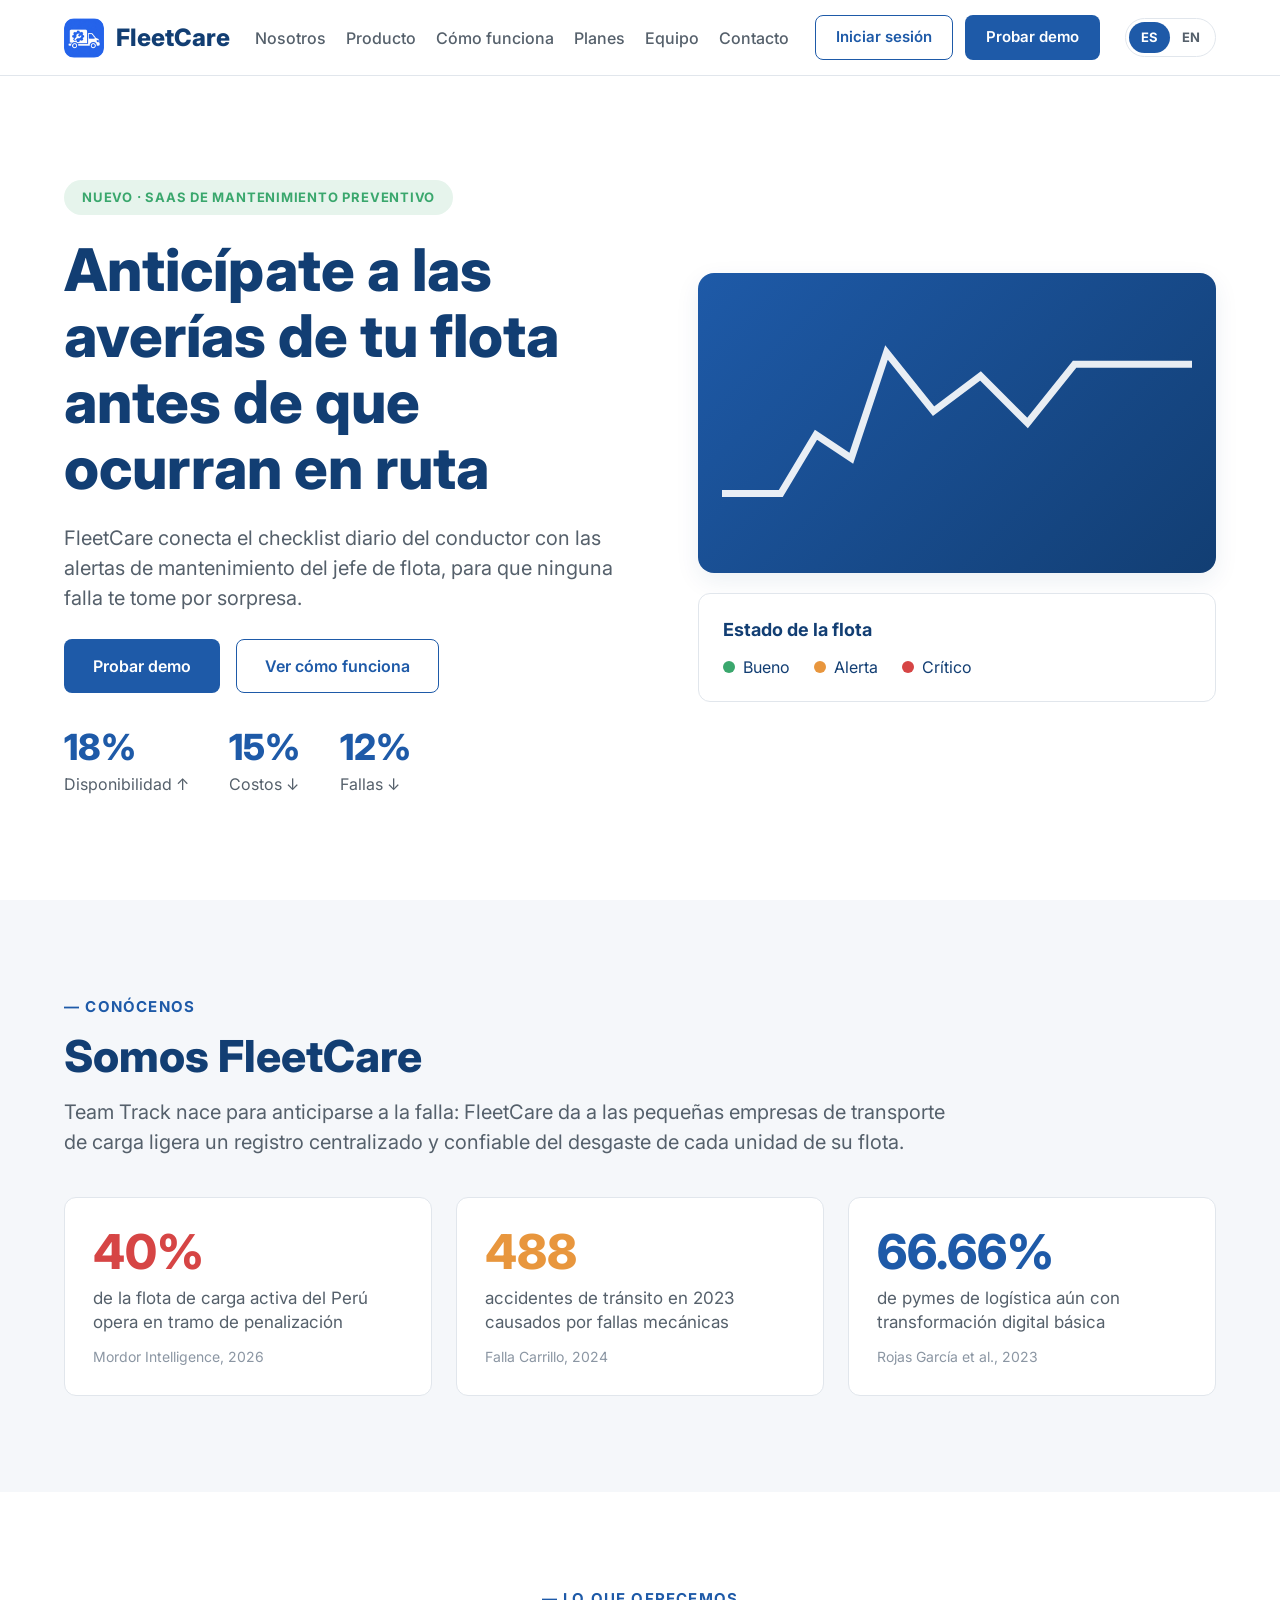
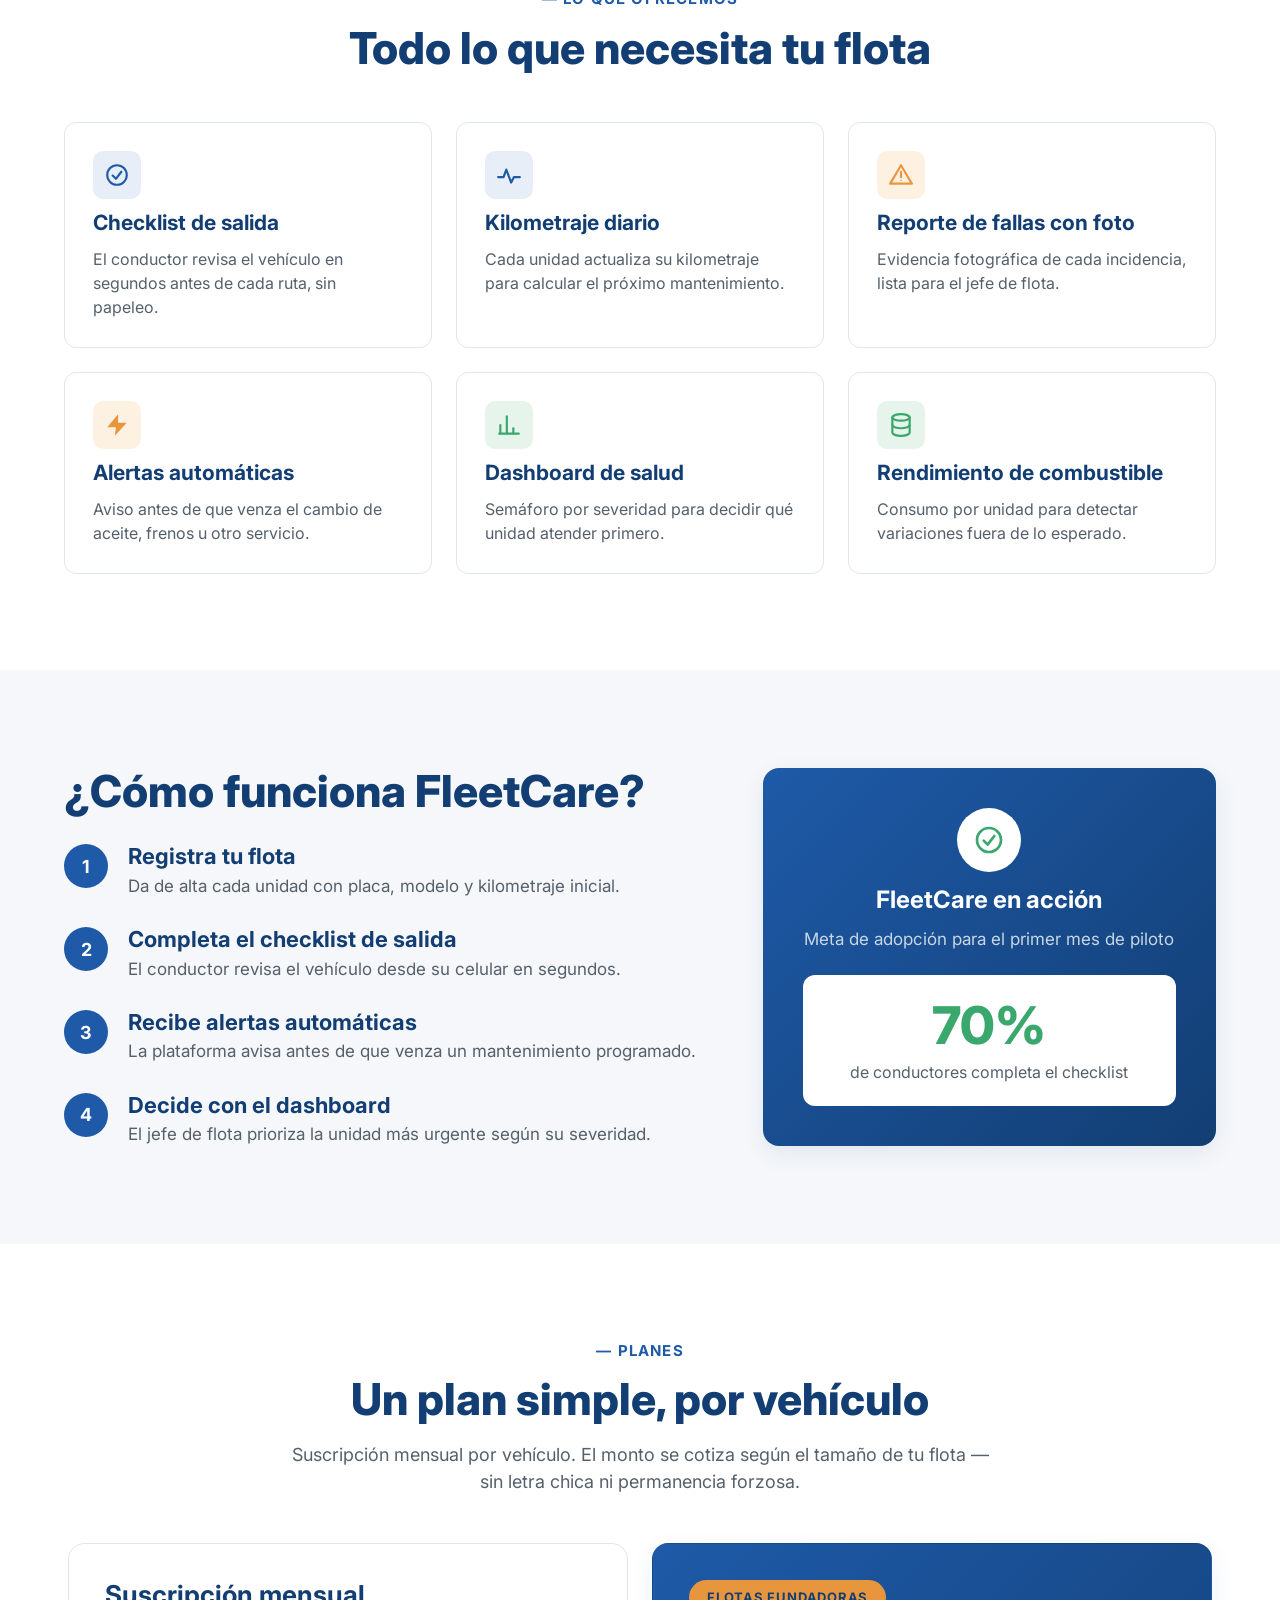
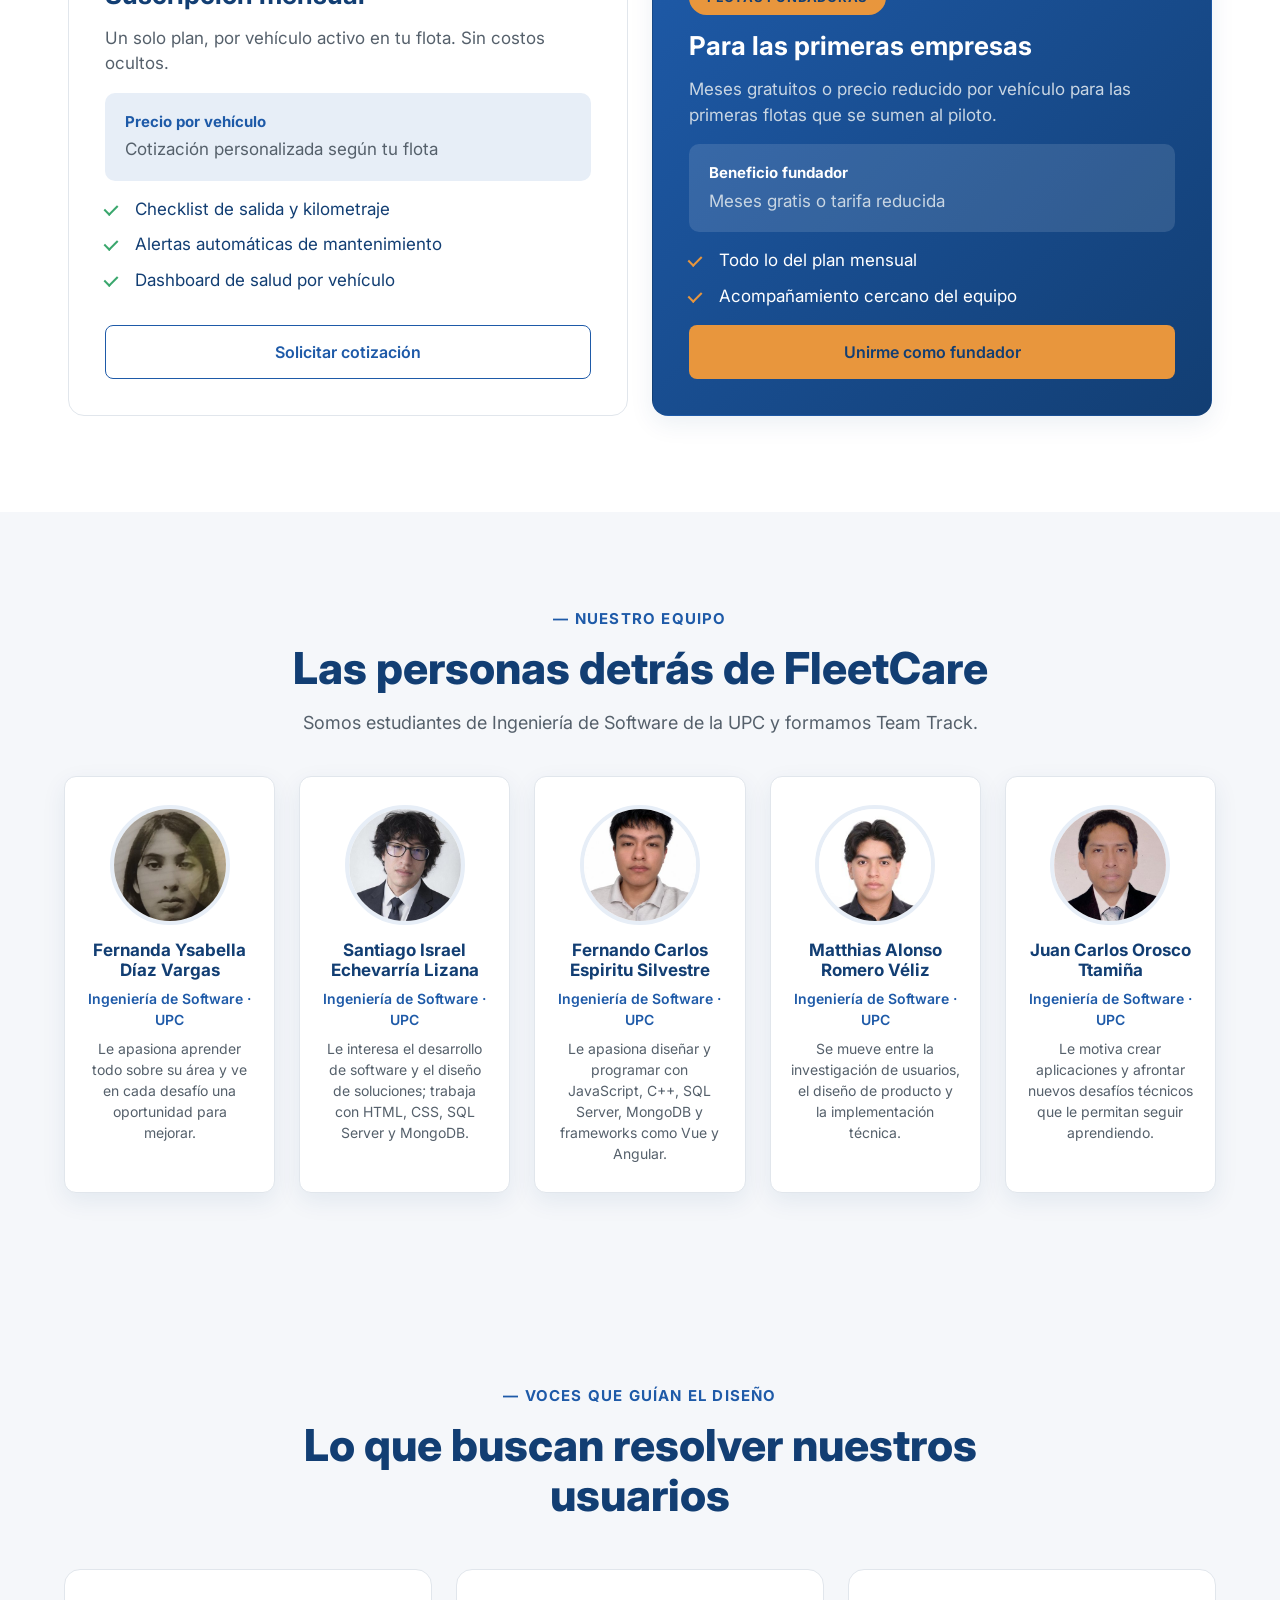
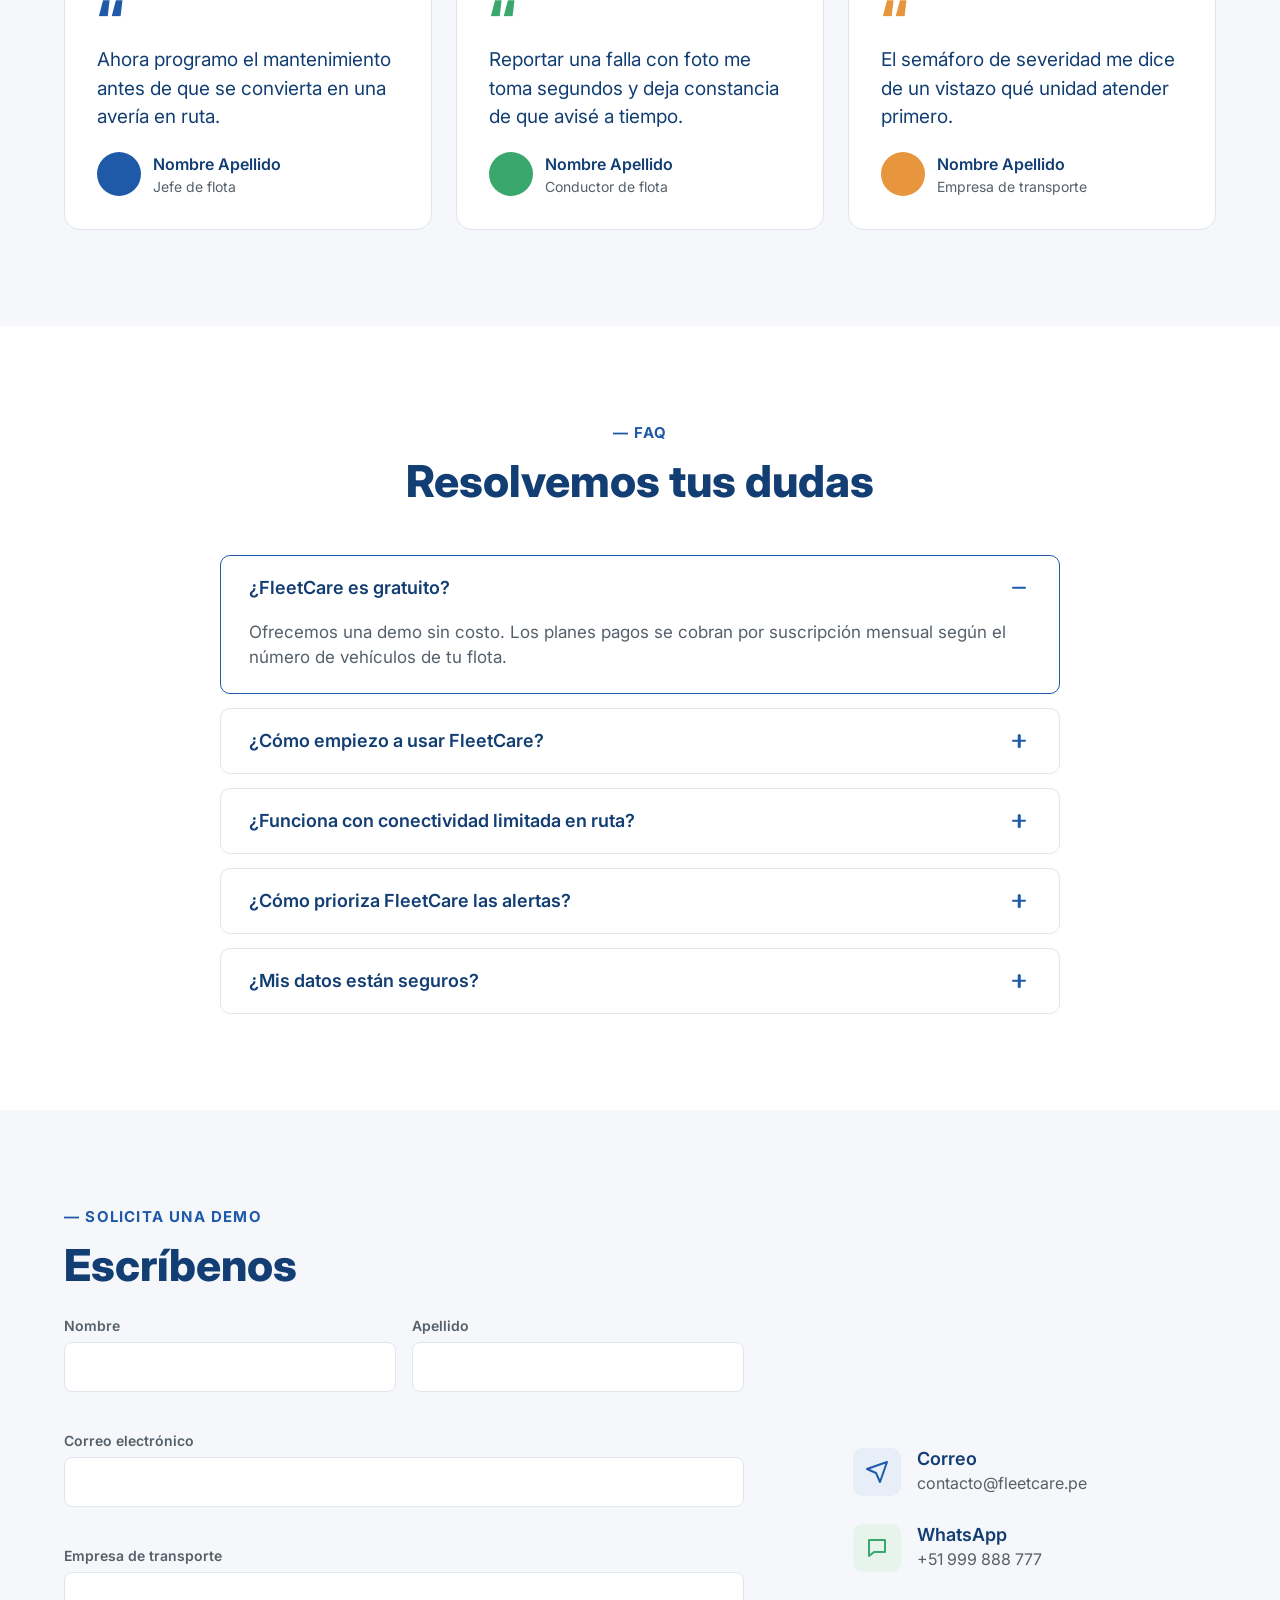
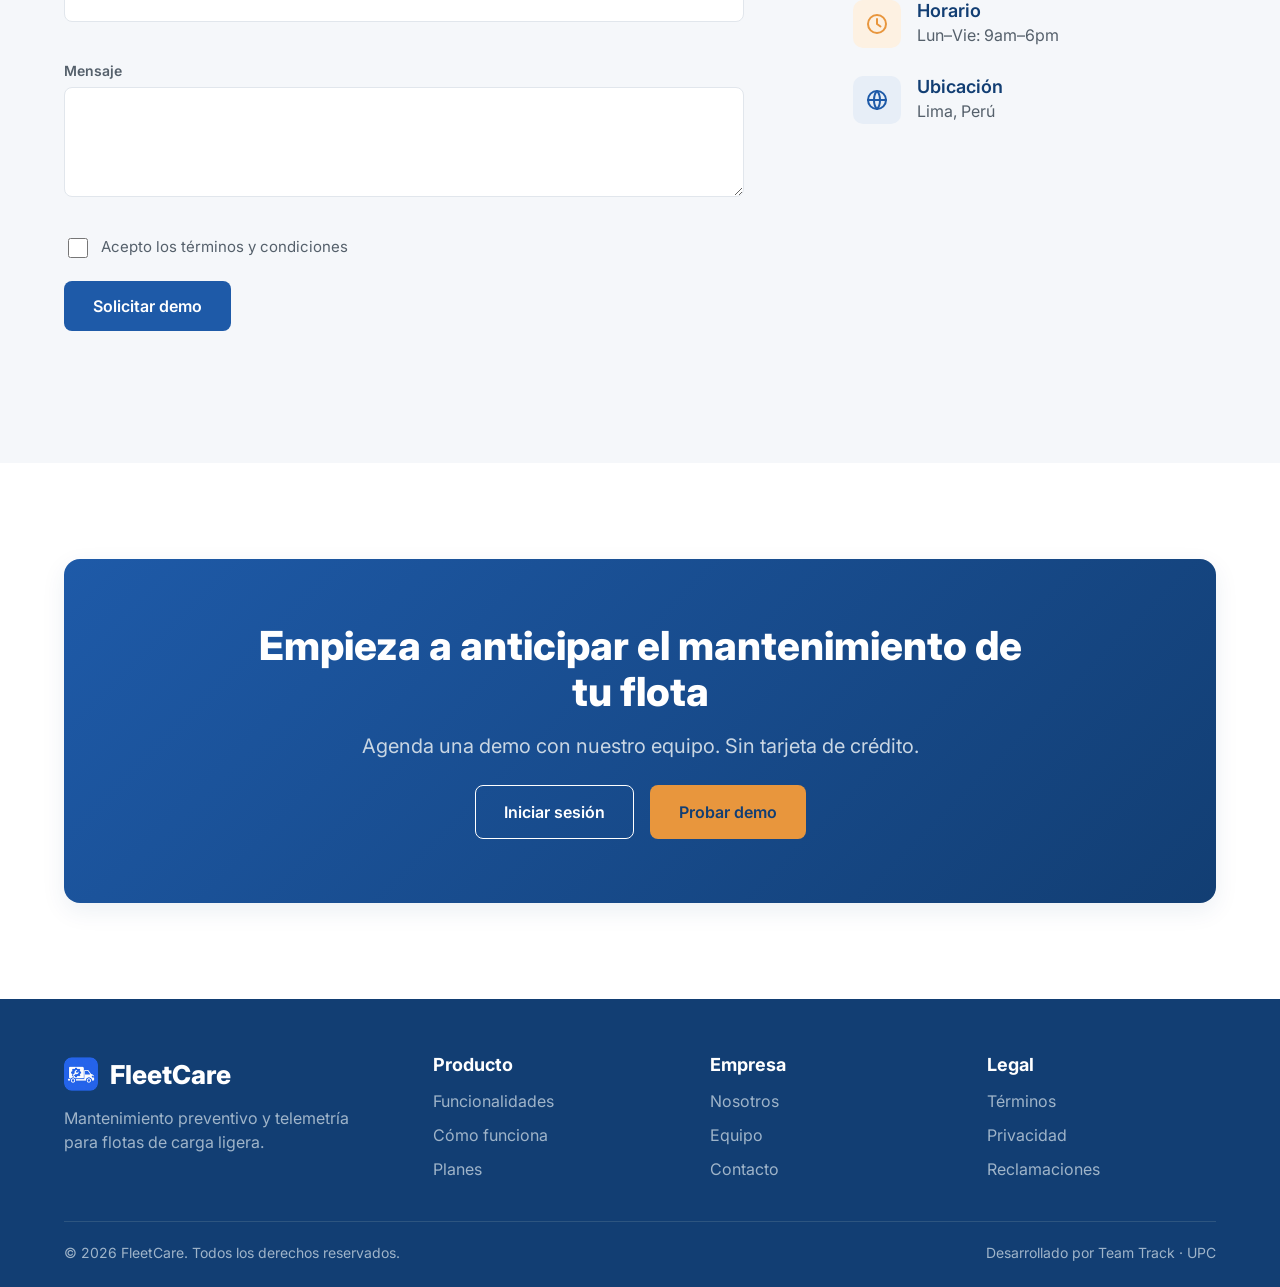
<file: index.html>
<!DOCTYPE html>
<html lang="es">
<head>
<meta charset="UTF-8">
<meta name="viewport" content="width=device-width, initial-scale=1.0">
<title data-i18n="meta.title">FleetCare — Mantenimiento preventivo para flotas de carga</title>
<meta name="description" data-i18n-content="meta.description" content="FleetCare conecta el checklist diario del conductor con las alertas de mantenimiento del jefe de flota, para que ninguna falla te tome por sorpresa en ruta.">
<link rel="icon" type="image/png" href="img/favicon.png">
<link rel="preconnect" href="https://fonts.googleapis.com">
<link rel="preconnect" href="https://fonts.gstatic.com" crossorigin>
<link href="https://fonts.googleapis.com/css2?family=Inter:wght@400;500;600;700;800&display=swap" rel="stylesheet">
<link rel="stylesheet" href="css/style.css">
</head>
<body>

<header class="site-header" id="header">
  <div class="container header-inner">
    <a href="#top" class="logo" aria-label="FleetCare - inicio" data-i18n-aria="header.homeAria">
      <img class="logo-img" src="img/fleetcare-logo-128.png" alt="" width="40" height="40">
      <span>FleetCare</span>
    </a>

    <nav class="main-nav" id="main-nav" aria-label="Principal" data-i18n-aria="header.navAria">
      <a href="#nosotros" data-i18n="nav.about">Nosotros</a>
      <a href="#producto" data-i18n="nav.product">Producto</a>
      <a href="#como-funciona" data-i18n="nav.how">Cómo funciona</a>
      <a href="#planes" data-i18n="nav.plans">Planes</a>
      <a href="#equipo" data-i18n="nav.team">Equipo</a>
      <a href="#contacto" data-i18n="nav.contact">Contacto</a>
    </nav>

    <div class="header-actions">
      <a href="https://fleetcare-c441b.web.app/auth/login" target="_blank" rel="noopener" class="btn btn-outline btn-sm" data-i18n="cta.login">Iniciar sesión</a>
      <a href="https://fleetcare-c441b.web.app/" target="_blank" rel="noopener" class="btn btn-primary btn-sm" data-i18n="cta.tryDemo">Probar demo</a>
    </div>

    <div class="lang-switch" role="group" aria-label="Idioma" data-i18n-aria="header.langAria">
      <button type="button" class="lang-option" data-lang="es" aria-pressed="true">ES</button>
      <button type="button" class="lang-option" data-lang="en" aria-pressed="false">EN</button>
    </div>

    <button class="menu-toggle" id="menu-toggle" aria-label="Abrir menú" data-i18n-aria="header.menuAria" aria-expanded="false" aria-controls="main-nav">
      <span></span><span></span><span></span>
    </button>
  </div>
</header>

<main id="top">

  <!-- HERO -->
  <section class="hero">
    <div class="container hero-inner">
      <div class="hero-copy">
        <span class="badge badge-green" data-i18n="hero.badge">Nuevo · SaaS de mantenimiento preventivo</span>
        <h1 data-i18n="hero.title">Anticípate a las averías de tu flota antes de que ocurran en ruta</h1>
        <p class="lead" data-i18n="hero.lead">FleetCare conecta el checklist diario del conductor con las alertas de mantenimiento del jefe de flota, para que ninguna falla te tome por sorpresa.</p>
        <div class="hero-cta">
          <a href="https://fleetcare-c441b.web.app/" target="_blank" rel="noopener" class="btn btn-primary" data-i18n="cta.tryDemo">Probar demo</a>
          <a href="#como-funciona" class="btn btn-outline" data-i18n="hero.seeHow">Ver cómo funciona</a>
        </div>
        <div class="hero-stats">
          <div class="stat">
            <h3>18%</h3>
            <p data-i18n="hero.statAvailability">Disponibilidad ↑</p>
          </div>
          <div class="stat">
            <h3>15%</h3>
            <p data-i18n="hero.statCosts">Costos ↓</p>
          </div>
          <div class="stat">
            <h3>12%</h3>
            <p data-i18n="hero.statFailures">Fallas ↓</p>
          </div>
        </div>
      </div>

      <div class="hero-visual">
        <div class="chart-card">
          <svg viewBox="0 0 200 100" aria-label="Vista previa del dashboard de FleetCare" data-i18n-aria="hero.chartAria" role="img">
            <polyline points="0,80 25,80 40,55 55,65 70,20 90,45 110,30 130,50 150,25 200,25" fill="none" stroke="#ffffff" stroke-width="3" opacity="0.9"></polyline>
          </svg>
        </div>
        <div class="status-card">
          <p class="status-title" data-i18n="hero.fleetStatus">Estado de la flota</p>
          <div class="status-legend">
            <span><i class="dot dot-green"></i><span data-i18n="hero.good">Bueno</span></span>
            <span><i class="dot dot-orange"></i><span data-i18n="hero.warning">Alerta</span></span>
            <span><i class="dot dot-red"></i><span data-i18n="hero.critical">Crítico</span></span>
          </div>
        </div>
      </div>
    </div>
  </section>

  <!-- SOBRE FLEETCARE -->
  <section class="section section-alt" id="nosotros">
    <div class="container">
      <div class="about-head">
        <p class="eyebrow" data-i18n="about.eyebrow">— Conócenos</p>
        <h2 data-i18n="about.title">Somos FleetCare</h2>
        <p class="about-lead" data-i18n="about.lead">Team Track nace para anticiparse a la falla: FleetCare da a las pequeñas empresas de transporte de carga ligera un registro centralizado y confiable del desgaste de cada unidad de su flota.</p>
      </div>

      <div class="grid grid-3">
        <div class="fact-card">
          <p class="fact-num fact-red">40%</p>
          <p class="fact-text" data-i18n="about.fact1">de la flota de carga activa del Perú opera en tramo de penalización</p>
          <p class="fact-source">Mordor Intelligence, 2026</p>
        </div>
        <div class="fact-card">
          <p class="fact-num fact-orange">488</p>
          <p class="fact-text" data-i18n="about.fact2">accidentes de tránsito en 2023 causados por fallas mecánicas</p>
          <p class="fact-source">Falla Carrillo, 2024</p>
        </div>
        <div class="fact-card">
          <p class="fact-num fact-blue">66.66%</p>
          <p class="fact-text" data-i18n="about.fact3">de pymes de logística aún con transformación digital básica</p>
          <p class="fact-source">Rojas García et al., 2023</p>
        </div>
      </div>
    </div>
  </section>

  <!-- FUNCIONALIDADES -->
  <section class="section" id="producto">
    <div class="container">
      <div class="section-heading">
        <p class="eyebrow" data-i18n="features.eyebrow">— Lo que ofrecemos</p>
        <h2 data-i18n="features.title">Todo lo que necesita tu flota</h2>
      </div>

      <div class="grid grid-3">
        <div class="card">
          <div class="icon-badge icon-blue">
            <svg viewBox="0 0 24 24" width="26" height="26" fill="none" stroke="#1E5AA8" stroke-width="2" stroke-linecap="round" stroke-linejoin="round" aria-hidden="true"><circle cx="12" cy="12" r="9"></circle><polyline points="8 12.5 11 15.5 16 9"></polyline></svg>
          </div>
          <h3 data-i18n="features.checklistTitle">Checklist de salida</h3>
          <p data-i18n="features.checklistText">El conductor revisa el vehículo en segundos antes de cada ruta, sin papeleo.</p>
        </div>
        <div class="card">
          <div class="icon-badge icon-blue">
            <svg viewBox="0 0 24 24" width="26" height="26" fill="none" stroke="#1E5AA8" stroke-width="2" stroke-linecap="round" stroke-linejoin="round" aria-hidden="true"><polyline points="2 14 7 14 9.5 7 14 19 16.5 14 22 14"></polyline></svg>
          </div>
          <h3 data-i18n="features.mileageTitle">Kilometraje diario</h3>
          <p data-i18n="features.mileageText">Cada unidad actualiza su kilometraje para calcular el próximo mantenimiento.</p>
        </div>
        <div class="card">
          <div class="icon-badge icon-orange">
            <svg viewBox="0 0 24 24" width="26" height="26" fill="none" stroke="#E8963D" stroke-width="2" stroke-linecap="round" stroke-linejoin="round" aria-hidden="true"><path d="M12 3 L22 20 L2 20 Z"></path><line x1="12" y1="9" x2="12" y2="14"></line><circle cx="12" cy="17" r="0.6" fill="#E8963D" stroke="none"></circle></svg>
          </div>
          <h3 data-i18n="features.photoTitle">Reporte de fallas con foto</h3>
          <p data-i18n="features.photoText">Evidencia fotográfica de cada incidencia, lista para el jefe de flota.</p>
        </div>
        <div class="card">
          <div class="icon-badge icon-orange">
            <svg viewBox="0 0 24 24" width="26" height="26" fill="#E8963D" stroke="none" aria-hidden="true"><polygon points="13 2 3 14 11 14 10 22 21 10 13 10"></polygon></svg>
          </div>
          <h3 data-i18n="features.alertsTitle">Alertas automáticas</h3>
          <p data-i18n="features.alertsText">Aviso antes de que venza el cambio de aceite, frenos u otro servicio.</p>
        </div>
        <div class="card">
          <div class="icon-badge icon-green">
            <svg viewBox="0 0 24 24" width="26" height="26" fill="none" stroke="#3AA76D" stroke-width="2" stroke-linecap="round" stroke-linejoin="round" aria-hidden="true"><line x1="4" y1="20" x2="4" y2="12"></line><line x1="10" y1="20" x2="10" y2="4"></line><line x1="16" y1="20" x2="16" y2="15"></line><line x1="3" y1="20" x2="21" y2="20"></line></svg>
          </div>
          <h3 data-i18n="features.dashboardTitle">Dashboard de salud</h3>
          <p data-i18n="features.dashboardText">Semáforo por severidad para decidir qué unidad atender primero.</p>
        </div>
        <div class="card">
          <div class="icon-badge icon-green">
            <svg viewBox="0 0 24 24" width="26" height="26" fill="none" stroke="#3AA76D" stroke-width="2" stroke-linecap="round" stroke-linejoin="round" aria-hidden="true"><ellipse cx="12" cy="5" rx="8" ry="3"></ellipse><path d="M4 5 V19 C4 20.66 7.58 22 12 22 C16.42 22 20 20.66 20 19 V5"></path><path d="M4 12 C4 13.66 7.58 15 12 15 C16.42 15 20 13.66 20 12"></path></svg>
          </div>
          <h3 data-i18n="features.fuelTitle">Rendimiento de combustible</h3>
          <p data-i18n="features.fuelText">Consumo por unidad para detectar variaciones fuera de lo esperado.</p>
        </div>
      </div>
    </div>
  </section>

  <!-- CÓMO FUNCIONA -->
  <section class="section section-alt" id="como-funciona">
    <div class="container how-inner">
      <div class="how-copy">
        <h2 data-i18n="how.title">¿Cómo funciona FleetCare?</h2>

        <ol class="steps">
          <li>
            <span class="step-number">1</span>
            <div>
              <h3 data-i18n="how.step1Title">Registra tu flota</h3>
              <p data-i18n="how.step1Text">Da de alta cada unidad con placa, modelo y kilometraje inicial.</p>
            </div>
          </li>
          <li>
            <span class="step-number">2</span>
            <div>
              <h3 data-i18n="how.step2Title">Completa el checklist de salida</h3>
              <p data-i18n="how.step2Text">El conductor revisa el vehículo desde su celular en segundos.</p>
            </div>
          </li>
          <li>
            <span class="step-number">3</span>
            <div>
              <h3 data-i18n="how.step3Title">Recibe alertas automáticas</h3>
              <p data-i18n="how.step3Text">La plataforma avisa antes de que venza un mantenimiento programado.</p>
            </div>
          </li>
          <li>
            <span class="step-number">4</span>
            <div>
              <h3 data-i18n="how.step4Title">Decide con el dashboard</h3>
              <p data-i18n="how.step4Text">El jefe de flota prioriza la unidad más urgente según su severidad.</p>
            </div>
          </li>
        </ol>
      </div>

      <div class="how-visual">
        <div class="action-card">
          <div class="action-icon">
            <svg viewBox="0 0 24 24" width="32" height="32" fill="none" stroke="#3AA76D" stroke-width="2" stroke-linecap="round" stroke-linejoin="round" aria-hidden="true"><circle cx="12" cy="12" r="9"></circle><polyline points="8 12.5 11 15.5 16 9"></polyline></svg>
          </div>
          <h3 data-i18n="how.actionTitle">FleetCare en acción</h3>
          <p data-i18n="how.actionSub">Meta de adopción para el primer mes de piloto</p>
          <div class="action-metric">
            <strong>70%</strong>
            <p data-i18n="how.actionMetric">de conductores completa el checklist</p>
          </div>
        </div>
      </div>
    </div>
  </section>

  <!-- PLANES -->
  <section class="section" id="planes">
    <div class="container">
      <div class="section-heading">
        <p class="eyebrow" data-i18n="plans.eyebrow">— Planes</p>
        <h2 data-i18n="plans.title">Un plan simple, por vehículo</h2>
        <p class="section-sub" data-i18n="plans.sub">Suscripción mensual por vehículo. El monto se cotiza según el tamaño de tu flota — sin letra chica ni permanencia forzosa.</p>
      </div>

      <div class="plans">
        <article class="plan">
          <h3 data-i18n="plans.monthlyTitle">Suscripción mensual</h3>
          <p class="plan-desc" data-i18n="plans.monthlyDesc">Un solo plan, por vehículo activo en tu flota. Sin costos ocultos.</p>
          <div class="plan-price">
            <p class="plan-price-label" data-i18n="plans.priceLabel">Precio por vehículo</p>
            <p data-i18n="plans.priceValue">Cotización personalizada según tu flota</p>
          </div>
          <ul class="plan-list">
            <li data-i18n="plans.monthlyItem1">Checklist de salida y kilometraje</li>
            <li data-i18n="plans.monthlyItem2">Alertas automáticas de mantenimiento</li>
            <li data-i18n="plans.monthlyItem3">Dashboard de salud por vehículo</li>
          </ul>
          <a href="#contacto" class="btn btn-outline" data-i18n="plans.quote">Solicitar cotización</a>
        </article>

        <article class="plan plan-founder">
          <span class="badge badge-orange" data-i18n="plans.founderBadge">Flotas fundadoras</span>
          <h3 data-i18n="plans.founderTitle">Para las primeras empresas</h3>
          <p class="plan-desc" data-i18n="plans.founderDesc">Meses gratuitos o precio reducido por vehículo para las primeras flotas que se sumen al piloto.</p>
          <div class="plan-price">
            <p class="plan-price-label" data-i18n="plans.founderLabel">Beneficio fundador</p>
            <p data-i18n="plans.founderValue">Meses gratis o tarifa reducida</p>
          </div>
          <ul class="plan-list">
            <li data-i18n="plans.founderItem1">Todo lo del plan mensual</li>
            <li data-i18n="plans.founderItem2">Acompañamiento cercano del equipo</li>
          </ul>
          <a href="#contacto" class="btn btn-accent" data-i18n="plans.join">Unirme como fundador</a>
        </article>
      </div>
    </div>
  </section>

  <!-- EQUIPO -->
  <section class="section section-alt" id="equipo">
    <div class="container">
      <div class="section-heading">
        <p class="eyebrow" data-i18n="team.eyebrow">— Nuestro equipo</p>
        <h2 data-i18n="team.title">Las personas detrás de FleetCare</h2>
        <p class="section-sub" data-i18n="team.sub">Somos estudiantes de Ingeniería de Software de la UPC y formamos Team Track.</p>
      </div>

      <ul class="team-grid">
        <li class="team-card">
          <img class="team-photo" src="img/team/fernanda-diaz.jpg" alt="Foto de Fernanda Ysabella Díaz Vargas" data-i18n-alt="team.photoAlt" data-name="Fernanda Ysabella Díaz Vargas" width="160" height="160" loading="lazy">
          <h3>Fernanda Ysabella Díaz Vargas</h3>
          <p class="team-role" data-i18n="team.role">Ingeniería de Software · UPC</p>
          <p class="team-bio" data-i18n="team.bioFernanda">Le apasiona aprender todo sobre su área y ve en cada desafío una oportunidad para mejorar.</p>
        </li>
        <li class="team-card">
          <img class="team-photo" src="img/team/santiago-echevarria.jpg" alt="Foto de Santiago Israel Echevarría Lizana" data-i18n-alt="team.photoAlt" data-name="Santiago Israel Echevarría Lizana" width="160" height="160" loading="lazy">
          <h3>Santiago Israel Echevarría Lizana</h3>
          <p class="team-role" data-i18n="team.role">Ingeniería de Software · UPC</p>
          <p class="team-bio" data-i18n="team.bioSantiago">Le interesa el desarrollo de software y el diseño de soluciones; trabaja con HTML, CSS, SQL Server y MongoDB.</p>
        </li>
        <li class="team-card">
          <img class="team-photo" src="img/team/fernando-espiritu.jpg" alt="Foto de Fernando Carlos Espiritu Silvestre" data-i18n-alt="team.photoAlt" data-name="Fernando Carlos Espiritu Silvestre" width="160" height="160" loading="lazy">
          <h3>Fernando Carlos Espiritu Silvestre</h3>
          <p class="team-role" data-i18n="team.role">Ingeniería de Software · UPC</p>
          <p class="team-bio" data-i18n="team.bioFernando">Le apasiona diseñar y programar con JavaScript, C++, SQL Server, MongoDB y frameworks como Vue y Angular.</p>
        </li>
        <li class="team-card">
          <img class="team-photo" src="img/team/matthias-romero.jpg" alt="Foto de Matthias Alonso Romero Véliz" data-i18n-alt="team.photoAlt" data-name="Matthias Alonso Romero Véliz" width="160" height="160" loading="lazy">
          <h3>Matthias Alonso Romero Véliz</h3>
          <p class="team-role" data-i18n="team.role">Ingeniería de Software · UPC</p>
          <p class="team-bio" data-i18n="team.bioMatthias">Se mueve entre la investigación de usuarios, el diseño de producto y la implementación técnica.</p>
        </li>
        <li class="team-card">
          <img class="team-photo" src="img/team/juan-orosco.jpg" alt="Foto de Juan Carlos Orosco Ttamiña" data-i18n-alt="team.photoAlt" data-name="Juan Carlos Orosco Ttamiña" width="160" height="160" loading="lazy">
          <h3>Juan Carlos Orosco Ttamiña</h3>
          <p class="team-role" data-i18n="team.role">Ingeniería de Software · UPC</p>
          <p class="team-bio" data-i18n="team.bioJuan">Le motiva crear aplicaciones y afrontar nuevos desafíos técnicos que le permitan seguir aprendiendo.</p>
        </li>
      </ul>
    </div>
  </section>

  <!-- TESTIMONIOS -->
  <section class="section section-alt" id="testimonios">
    <div class="container">
      <div class="section-heading">
        <p class="eyebrow" data-i18n="testimonials.eyebrow">— Voces que guían el diseño</p>
        <h2 data-i18n="testimonials.title">Lo que buscan resolver nuestros usuarios</h2>
      </div>

      <div class="grid grid-3">
        <figure class="testimonial-card">
          <span class="quote-mark quote-blue" aria-hidden="true">“</span>
          <blockquote data-i18n="testimonials.quote1">Ahora programo el mantenimiento antes de que se convierta en una avería en ruta.</blockquote>
          <figcaption class="testimonial-author">
            <span class="avatar avatar-blue small"></span>
            <span>
              <span class="author-name" data-i18n="testimonials.name">Nombre Apellido</span>
              <span class="author-role" data-i18n="testimonials.role1">Jefe de flota</span>
            </span>
          </figcaption>
        </figure>
        <figure class="testimonial-card">
          <span class="quote-mark quote-green" aria-hidden="true">“</span>
          <blockquote data-i18n="testimonials.quote2">Reportar una falla con foto me toma segundos y deja constancia de que avisé a tiempo.</blockquote>
          <figcaption class="testimonial-author">
            <span class="avatar avatar-green small"></span>
            <span>
              <span class="author-name" data-i18n="testimonials.name">Nombre Apellido</span>
              <span class="author-role" data-i18n="testimonials.role2">Conductor de flota</span>
            </span>
          </figcaption>
        </figure>
        <figure class="testimonial-card">
          <span class="quote-mark quote-orange" aria-hidden="true">“</span>
          <blockquote data-i18n="testimonials.quote3">El semáforo de severidad me dice de un vistazo qué unidad atender primero.</blockquote>
          <figcaption class="testimonial-author">
            <span class="avatar avatar-orange small"></span>
            <span>
              <span class="author-name" data-i18n="testimonials.name">Nombre Apellido</span>
              <span class="author-role" data-i18n="testimonials.role3">Empresa de transporte</span>
            </span>
          </figcaption>
        </figure>
      </div>
    </div>
  </section>

  <!-- FAQ -->
  <section class="section" id="faq">
    <div class="container">
      <div class="section-heading">
        <p class="eyebrow">— FAQ</p>
        <h2 data-i18n="faq.title">Resolvemos tus dudas</h2>
      </div>

      <div class="faq-list">
        <div class="faq-item open">
          <button class="faq-question" aria-expanded="true">
            <span data-i18n="faq.q1">¿FleetCare es gratuito?</span>
            <span class="faq-icon" aria-hidden="true"></span>
          </button>
          <div class="faq-answer">
            <p data-i18n="faq.a1">Ofrecemos una demo sin costo. Los planes pagos se cobran por suscripción mensual según el número de vehículos de tu flota.</p>
          </div>
        </div>

        <div class="faq-item">
          <button class="faq-question" aria-expanded="false">
            <span data-i18n="faq.q2">¿Cómo empiezo a usar FleetCare?</span>
            <span class="faq-icon" aria-hidden="true"></span>
          </button>
          <div class="faq-answer">
            <p data-i18n="faq.a2">Solicita una demo y nuestro equipo te ayudará a registrar tu flota: cada unidad con su placa, modelo y kilometraje inicial. Luego tus conductores ya pueden completar el checklist de salida desde su celular.</p>
          </div>
        </div>

        <div class="faq-item">
          <button class="faq-question" aria-expanded="false">
            <span data-i18n="faq.q3">¿Funciona con conectividad limitada en ruta?</span>
            <span class="faq-icon" aria-hidden="true"></span>
          </button>
          <div class="faq-answer">
            <p data-i18n="faq.a3">El checklist y el reporte de fallas están pensados para completarse en pocos segundos, de modo que el conductor pueda registrarlos incluso con señal limitada antes de salir a ruta.</p>
          </div>
        </div>

        <div class="faq-item">
          <button class="faq-question" aria-expanded="false">
            <span data-i18n="faq.q4">¿Cómo prioriza FleetCare las alertas?</span>
            <span class="faq-icon" aria-hidden="true"></span>
          </button>
          <div class="faq-answer">
            <p data-i18n="faq.a4">Cada unidad se clasifica con un semáforo de severidad — bueno, alerta o crítico — según su kilometraje, los servicios próximos a vencer y las fallas reportadas, para que atiendas primero la más urgente.</p>
          </div>
        </div>

        <div class="faq-item">
          <button class="faq-question" aria-expanded="false">
            <span data-i18n="faq.q5">¿Mis datos están seguros?</span>
            <span class="faq-icon" aria-hidden="true"></span>
          </button>
          <div class="faq-answer">
            <p data-i18n="faq.a5">La información de tu flota solo es accesible para los usuarios autorizados de tu cuenta, y la usamos únicamente para calcular el mantenimiento de tus unidades.</p>
          </div>
        </div>
      </div>
    </div>
  </section>

  <!-- SOLICITA UNA DEMO -->
  <section class="section section-alt" id="contacto">
    <div class="container contact-inner">
      <div class="contact-form-wrap">
        <p class="eyebrow" data-i18n="contact.eyebrow">— Solicita una demo</p>
        <h2 data-i18n="contact.title">Escríbenos</h2>

        <form id="contact-form" novalidate>
          <div class="form-row">
            <div class="form-field">
              <label for="firstname" data-i18n="contact.firstname">Nombre</label>
              <input type="text" id="firstname" name="firstname" autocomplete="given-name" required>
              <span class="field-error"></span>
            </div>
            <div class="form-field">
              <label for="lastname" data-i18n="contact.lastname">Apellido</label>
              <input type="text" id="lastname" name="lastname" autocomplete="family-name" required>
              <span class="field-error"></span>
            </div>
          </div>

          <div class="form-field">
            <label for="email" data-i18n="contact.email">Correo electrónico</label>
            <input type="email" id="email" name="email" autocomplete="email" required>
            <span class="field-error"></span>
          </div>

          <div class="form-field">
            <label for="company" data-i18n="contact.company">Empresa de transporte</label>
            <input type="text" id="company" name="company" autocomplete="organization" required>
            <span class="field-error"></span>
          </div>

          <div class="form-field">
            <label for="message" data-i18n="contact.message">Mensaje</label>
            <textarea id="message" name="message" rows="4" required></textarea>
            <span class="field-error"></span>
          </div>

          <label class="checkbox-field">
            <input type="checkbox" id="terms" name="terms" required>
            <span data-i18n="contact.terms">Acepto los términos y condiciones</span>
          </label>

          <button type="submit" class="btn btn-primary" data-i18n="cta.demo">Solicitar demo</button>

          <p class="form-feedback" id="form-feedback" role="status" aria-live="polite"></p>
        </form>
      </div>

      <div class="contact-info">
        <div class="info-item">
          <div class="icon-badge icon-blue">
            <svg viewBox="0 0 24 24" width="24" height="24" fill="none" stroke="#1E5AA8" stroke-width="2" stroke-linecap="round" stroke-linejoin="round" aria-hidden="true"><polygon points="22 2 15 22 11 13 2 9 22 2"></polygon></svg>
          </div>
          <div>
            <h3 data-i18n="contact.mail">Correo</h3>
            <p>contacto@fleetcare.pe</p>
          </div>
        </div>
        <div class="info-item">
          <div class="icon-badge icon-green">
            <svg viewBox="0 0 24 24" width="24" height="24" fill="none" stroke="#3AA76D" stroke-width="2" stroke-linecap="round" stroke-linejoin="round" aria-hidden="true"><path d="M4 4 H20 V16 H9 L4 20 Z"></path></svg>
          </div>
          <div>
            <h3>WhatsApp</h3>
            <p>+51 999 888 777</p>
          </div>
        </div>
        <div class="info-item">
          <div class="icon-badge icon-orange">
            <svg viewBox="0 0 24 24" width="24" height="24" fill="none" stroke="#E8963D" stroke-width="2" stroke-linecap="round" stroke-linejoin="round" aria-hidden="true"><circle cx="12" cy="12" r="9"></circle><polyline points="12 7 12 12 15.5 14.5"></polyline></svg>
          </div>
          <div>
            <h3 data-i18n="contact.hours">Horario</h3>
            <p data-i18n="contact.hoursValue">Lun–Vie: 9am–6pm</p>
          </div>
        </div>
        <div class="info-item">
          <div class="icon-badge icon-blue">
            <svg viewBox="0 0 24 24" width="24" height="24" fill="none" stroke="#1E5AA8" stroke-width="2" stroke-linecap="round" stroke-linejoin="round" aria-hidden="true"><circle cx="12" cy="12" r="9"></circle><line x1="3" y1="12" x2="21" y2="12"></line><path d="M12 3 C16 7 16 17 12 21 C8 17 8 7 12 3 Z"></path></svg>
          </div>
          <div>
            <h3 data-i18n="contact.location">Ubicación</h3>
            <p data-i18n="contact.locationValue">Lima, Perú</p>
          </div>
        </div>
      </div>
    </div>
  </section>

  <!-- CTA -->
  <section class="section section-cta">
    <div class="container">
      <div class="cta-box">
        <h2 data-i18n="ctaBox.title">Empieza a anticipar el mantenimiento de tu flota</h2>
        <p data-i18n="ctaBox.text">Agenda una demo con nuestro equipo. Sin tarjeta de crédito.</p>
        <div class="cta-actions">
          <a href="https://fleetcare-c441b.web.app/auth/login" target="_blank" rel="noopener" class="btn btn-outline btn-inverse" data-i18n="cta.login">Iniciar sesión</a>
          <a href="https://fleetcare-c441b.web.app/" target="_blank" rel="noopener" class="btn btn-accent" data-i18n="cta.tryDemo">Probar demo</a>
        </div>
      </div>
    </div>
  </section>

</main>

<footer class="site-footer">
  <div class="container">
    <div class="footer-grid">
      <div class="footer-brand">
        <a href="#top" class="logo logo-light" aria-label="FleetCare - inicio" data-i18n-aria="header.homeAria">
          <img class="logo-img logo-img-sm" src="img/fleetcare-logo-128.png" alt="" width="34" height="34">
          <span>FleetCare</span>
        </a>
        <p data-i18n="footer.tagline">Mantenimiento preventivo y telemetría para flotas de carga ligera.</p>
      </div>

      <div class="footer-col">
        <h3 data-i18n="footer.product">Producto</h3>
        <a href="#producto" data-i18n="footer.features">Funcionalidades</a>
        <a href="#como-funciona" data-i18n="nav.how">Cómo funciona</a>
        <a href="#planes" data-i18n="nav.plans">Planes</a>
      </div>

      <div class="footer-col">
        <h3 data-i18n="footer.company">Empresa</h3>
        <a href="#nosotros" data-i18n="nav.about">Nosotros</a>
        <a href="#equipo" data-i18n="nav.team">Equipo</a>
        <a href="#contacto" data-i18n="nav.contact">Contacto</a>
      </div>

      <div class="footer-col">
        <h3>Legal</h3>
        <a href="#" data-i18n="footer.terms">Términos</a>
        <a href="#" data-i18n="footer.privacy">Privacidad</a>
        <a href="#" data-i18n="footer.claims">Reclamaciones</a>
      </div>
    </div>

    <div class="footer-bottom">
      <p data-i18n="footer.rights">© 2026 FleetCare. Todos los derechos reservados.</p>
      <p data-i18n="footer.credit">Desarrollado por Team Track · UPC</p>
    </div>
  </div>
</footer>

<script src="js/i18n.js"></script>
<script src="js/script.js"></script>
</body>
</html>
</file>
<file: css/style.css>
:root {
  --color-primary: #1E5AA8;
  --color-primary-dark: #123E73;
  --color-green: #3AA76D;
  --color-orange: #E8963D;
  --color-red: #D64545;
  --color-text: #123E73;
  --color-text-muted: #55606B;
  --color-text-faint: #8B96A3;
  --color-border: #E1E6EC;
  --color-bg-alt: #F5F7FA;
  --color-blue-tint: #E7EEF7;
  --color-green-tint: #E6F4EC;
  --color-orange-tint: #FDF1E2;
  --color-on-dark: #C9D6E3;
  --color-on-footer: #9FB4C9;
  --color-footer-line: #2D5580;
  --gradient-brand: linear-gradient(135deg, #1E5AA8 0%, #123E73 100%);
  --font-main: 'Inter', Arial, Helvetica, sans-serif;
  --max-width: 1200px;
  --radius: 12px;
  --shadow-card: 0 8px 24px rgba(18, 62, 115, 0.08);
  --header-height: 76px;
}

* { box-sizing: border-box; }

html { scroll-behavior: smooth; }

body {
  margin: 0;
  font-family: var(--font-main);
  color: var(--color-text);
  background: #ffffff;
  line-height: 1.5;
  -webkit-font-smoothing: antialiased;
}

img, svg { max-width: 100%; display: block; }

a { text-decoration: none; color: inherit; }

ul, ol { margin: 0; padding: 0; list-style: none; }

p, figure, blockquote { margin: 0; }

section[id] { scroll-margin-top: var(--header-height); }

.container {
  max-width: var(--max-width);
  margin: 0 auto;
  padding: 0 24px;
}

h1, h2, h3 { margin: 0; line-height: 1.15; }

h2 { font-size: clamp(28px, 4vw, 44px); font-weight: 800; }

.eyebrow {
  color: var(--color-primary);
  font-weight: 700;
  font-size: 15px;
  letter-spacing: 0.08em;
  text-transform: uppercase;
  margin-bottom: 12px;
}

.section-heading {
  text-align: center;
  max-width: 720px;
  margin: 0 auto 48px auto;
}

.section-sub { color: var(--color-text-muted); font-size: 18px; margin-top: 16px; line-height: 1.5; }

/* Buttons */
.btn {
  display: inline-flex;
  align-items: center;
  justify-content: center;
  padding: 14px 28px;
  border-radius: 8px;
  font-family: inherit;
  font-weight: 600;
  font-size: 16px;
  border: 1px solid transparent;
  cursor: pointer;
  transition: background 0.15s ease, border-color 0.15s ease, color 0.15s ease, transform 0.1s ease, filter 0.15s ease;
  white-space: nowrap;
}
.btn:active { transform: scale(0.98); }
.btn:focus-visible { outline: 3px solid rgba(30, 90, 168, 0.35); outline-offset: 2px; }

.btn-primary { background: var(--color-primary); color: #fff; }
.btn-primary:hover { background: var(--color-primary-dark); }

.btn-outline { background: transparent; border-color: var(--color-primary); color: var(--color-primary); }
.btn-outline:hover { background: var(--color-blue-tint); }

.btn-accent { background: var(--color-orange); color: var(--color-primary-dark); }
.btn-accent:hover { filter: brightness(0.94); }

.btn-inverse { border-color: #fff; color: #fff; }
.btn-inverse:hover { background: rgba(255, 255, 255, 0.12); }

.btn-sm { padding: 10px 20px; font-size: 15px; }

/* Header */
.site-header {
  position: sticky;
  top: 0;
  z-index: 100;
  background: rgba(255, 255, 255, 0.94);
  backdrop-filter: blur(8px);
  border-bottom: 1px solid var(--color-border);
  height: var(--header-height);
  display: flex;
  align-items: center;
}

.header-inner {
  display: flex;
  align-items: center;
  justify-content: space-between;
  gap: 16px;
  width: 100%;
}

.logo {
  display: flex;
  align-items: center;
  gap: 12px;
  font-size: 24px;
  font-weight: 800;
  color: var(--color-primary-dark);
  flex-shrink: 0;
}

.logo-mark {
  width: 40px;
  height: 40px;
  background: var(--color-primary);
  border-radius: 10px;
  display: flex;
  align-items: center;
  justify-content: center;
}
.logo-mark-sm { width: 34px; height: 34px; border-radius: 8px; }

.main-nav { display: flex; gap: 28px; }

.main-nav a {
  white-space: nowrap;
  color: var(--color-text-muted);
  font-weight: 500;
  font-size: 16px;
  transition: color 0.15s ease;
}
.main-nav a:hover { color: var(--color-primary); }

.header-actions {
  display: flex;
  gap: 12px;
  align-items: center;
  flex-shrink: 0;
}

.lang-switch {
  display: flex;
  border: 1px solid var(--color-border);
  border-radius: 999px;
  padding: 3px;
  flex-shrink: 0;
}
.lang-option {
  border: none;
  background: none;
  font: inherit;
  font-size: 13px;
  font-weight: 700;
  color: var(--color-text-muted);
  padding: 6px 12px;
  border-radius: 999px;
  cursor: pointer;
  transition: background 0.15s ease, color 0.15s ease;
}
.lang-option:hover { color: var(--color-primary); }
.lang-option.active { background: var(--color-primary); color: #fff; }
.lang-option:focus-visible { outline: 2px solid var(--color-primary); outline-offset: 2px; }

.menu-toggle {
  display: none;
  flex-direction: column;
  justify-content: center;
  gap: 5px;
  width: 40px;
  height: 40px;
  background: none;
  border: none;
  cursor: pointer;
  padding: 0;
}
.menu-toggle span {
  display: block;
  height: 2px;
  width: 24px;
  background: var(--color-primary-dark);
  margin: 0 auto;
  transition: transform 0.2s ease, opacity 0.2s ease;
}
.menu-toggle.open span:nth-child(1) { transform: translateY(7px) rotate(45deg); }
.menu-toggle.open span:nth-child(2) { opacity: 0; }
.menu-toggle.open span:nth-child(3) { transform: translateY(-7px) rotate(-45deg); }

/* Hero */
.hero {
  background: #fff;
  padding: 72px 0;
  min-height: calc(100vh - var(--header-height));
  display: flex;
  align-items: center;
}

.hero-inner {
  display: flex;
  align-items: center;
  gap: 64px;
}

.hero-copy { flex: 1.1; display: flex; flex-direction: column; gap: 22px; }

.badge {
  display: inline-flex;
  align-items: center;
  padding: 8px 18px;
  border-radius: 20px;
  font-size: 13px;
  font-weight: 700;
  letter-spacing: 0.06em;
  text-transform: uppercase;
  width: fit-content;
}
.badge-green { background: var(--color-green-tint); color: var(--color-green); }
.badge-orange { background: var(--color-orange); color: var(--color-primary-dark); }

.hero-copy h1 {
  font-size: clamp(34px, 4.6vw, 60px);
  font-weight: 800;
  line-height: 1.12;
  max-width: 660px;
}

.lead { font-size: 20px; color: var(--color-text-muted); max-width: 560px; line-height: 1.5; }

.hero-cta { display: flex; gap: 16px; flex-wrap: wrap; margin-top: 4px; }

.hero-stats { display: flex; gap: 40px; margin-top: 12px; flex-wrap: wrap; }
.hero-stats .stat h3 { font-size: 36px; color: var(--color-primary); font-weight: 800; }
.hero-stats .stat p { color: var(--color-text-muted); margin-top: 4px; font-size: 16px; }

.hero-visual { flex: 1; display: flex; flex-direction: column; gap: 20px; min-width: 0; }

.chart-card {
  background: var(--gradient-brand);
  border-radius: 16px;
  height: 300px;
  display: flex;
  align-items: center;
  justify-content: center;
  padding: 24px;
  box-shadow: var(--shadow-card);
}
.chart-card svg { width: 100%; height: 100%; }

.status-card {
  background: #fff;
  border: 1px solid var(--color-border);
  border-radius: var(--radius);
  padding: 22px 24px;
}
.status-title { font-weight: 700; font-size: 18px; color: var(--color-primary-dark); margin-bottom: 12px; }
.status-legend { display: flex; flex-wrap: wrap; gap: 24px; font-size: 16px; color: var(--color-primary-dark); }
.status-legend span { display: inline-flex; align-items: center; }
.dot { width: 12px; height: 12px; border-radius: 50%; display: inline-block; margin-right: 8px; }
.dot-green { background: var(--color-green); }
.dot-orange { background: var(--color-orange); }
.dot-red { background: var(--color-red); }

/* Sections */
.section { padding: 96px 0; }
.section-alt { background: var(--color-bg-alt); }

.grid { display: grid; gap: 24px; }
.grid-3 { grid-template-columns: repeat(3, 1fr); }

.card {
  background: #fff;
  border: 1px solid var(--color-border);
  border-radius: var(--radius);
  padding: 28px;
  display: flex;
  flex-direction: column;
  gap: 12px;
  transition: box-shadow 0.2s ease, transform 0.2s ease;
}
.card:hover { box-shadow: var(--shadow-card); transform: translateY(-2px); }
.card h3 { font-size: 21px; font-weight: 700; }
.card p { color: var(--color-text-muted); font-size: 16px; line-height: 1.5; }

.icon-badge {
  width: 48px;
  height: 48px;
  border-radius: 10px;
  display: flex;
  align-items: center;
  justify-content: center;
  flex-shrink: 0;
}
.icon-blue { background: var(--color-blue-tint); }
.icon-orange { background: var(--color-orange-tint); }
.icon-green { background: var(--color-green-tint); }

/* About */
.about-head { max-width: 900px; margin-bottom: 40px; }
.about-head h2 { margin-bottom: 16px; }
.about-lead { color: var(--color-text-muted); font-size: 20px; line-height: 1.5; }

.fact-card {
  background: #fff;
  border: 1px solid var(--color-border);
  border-radius: var(--radius);
  padding: 28px;
  display: flex;
  flex-direction: column;
  gap: 8px;
}
.fact-num { font-size: 48px; font-weight: 800; line-height: 1.1; }
.fact-red { color: var(--color-red); }
.fact-orange { color: var(--color-orange); }
.fact-blue { color: var(--color-primary); }
.fact-text { color: var(--color-text-muted); font-size: 17px; line-height: 1.4; }
.fact-source { color: var(--color-text-faint); font-size: 14px; margin-top: auto; padding-top: 4px; }

/* Team */
#equipo .section-heading { margin-bottom: 40px; }
.team-grid {
  display: grid;
  grid-template-columns: repeat(5, minmax(0, 1fr));
  gap: 24px;
}
.team-card {
  background: #fff;
  border: 1px solid var(--color-border);
  border-radius: var(--radius);
  box-shadow: var(--shadow-card);
  padding: 28px 20px;
  text-align: center;
  display: flex;
  flex-direction: column;
  align-items: center;
  gap: 8px;
}
.team-photo {
  width: 120px;
  height: 120px;
  border-radius: 50%;
  object-fit: cover;
  border: 4px solid var(--color-blue-tint);
  margin-bottom: 8px;
}
.team-card h3 { font-size: 17px; color: var(--color-primary-dark); }
.team-role { color: var(--color-primary); font-size: 14px; font-weight: 600; }
.team-bio { color: var(--color-text-muted); font-size: 14px; line-height: 1.5; }

.avatar {
  width: 48px;
  height: 48px;
  border-radius: 50%;
  display: inline-flex;
  align-items: center;
  justify-content: center;
  color: #fff;
  font-size: 16px;
  font-weight: 700;
  flex-shrink: 0;
}
.avatar.small { width: 44px; height: 44px; }
.avatar-blue { background: var(--color-primary); }
.avatar-green { background: var(--color-green); }
.avatar-orange { background: var(--color-orange); }

/* How it works */
.how-inner { display: flex; gap: 64px; align-items: center; }
.how-copy { flex: 1.4; display: flex; flex-direction: column; gap: 28px; }

.steps { display: flex; flex-direction: column; gap: 28px; }
.steps li { display: flex; gap: 20px; align-items: flex-start; }
.step-number {
  flex-shrink: 0;
  width: 44px;
  height: 44px;
  background: var(--color-primary);
  color: #fff;
  border-radius: 50%;
  display: flex;
  align-items: center;
  justify-content: center;
  font-weight: 700;
  font-size: 18px;
}
.steps h3 { font-size: 22px; font-weight: 700; margin-bottom: 4px; }
.steps p { color: var(--color-text-muted); font-size: 17px; }

.how-visual { flex: 1; display: flex; align-items: center; justify-content: center; }

.action-card {
  width: 100%;
  background: var(--gradient-brand);
  border-radius: 16px;
  padding: 40px;
  display: flex;
  flex-direction: column;
  align-items: center;
  gap: 14px;
  text-align: center;
  box-shadow: var(--shadow-card);
}
.action-icon {
  width: 64px;
  height: 64px;
  background: #fff;
  border-radius: 50%;
  display: flex;
  align-items: center;
  justify-content: center;
}
.action-card h3 { color: #fff; font-size: 24px; font-weight: 700; }
.action-card > p { color: var(--color-on-dark); font-size: 17px; }
.action-metric {
  width: 100%;
  background: #fff;
  border-radius: 12px;
  padding: 22px;
  display: flex;
  flex-direction: column;
  align-items: center;
  gap: 6px;
  margin-top: 8px;
}
.action-metric strong { font-size: 52px; line-height: 1.1; font-weight: 800; color: var(--color-green); }
.action-metric p { color: var(--color-text-muted); font-size: 16px; }

/* Plans */
.plans { display: flex; gap: 24px; justify-content: center; align-items: stretch; }

.plan {
  flex: 1;
  max-width: 560px;
  background: #fff;
  border: 1px solid var(--color-border);
  border-radius: 16px;
  padding: 36px;
  display: flex;
  flex-direction: column;
  gap: 16px;
}
.plan h3 { font-size: 26px; font-weight: 700; }
.plan-desc { color: var(--color-text-muted); font-size: 17px; line-height: 1.5; }

.plan-price {
  background: var(--color-blue-tint);
  border-radius: 10px;
  padding: 18px 20px;
  display: flex;
  flex-direction: column;
  gap: 4px;
  color: var(--color-text-muted);
  font-size: 17px;
}
.plan-price-label { color: var(--color-primary); font-weight: 700; font-size: 15px; }

.plan-list { display: flex; flex-direction: column; gap: 10px; flex: 1; }
.plan-list li {
  position: relative;
  padding-left: 30px;
  font-size: 17px;
  color: var(--color-primary-dark);
}
.plan-list li::before {
  content: "";
  position: absolute;
  left: 2px;
  top: 5px;
  width: 6px;
  height: 11px;
  border: solid var(--color-green);
  border-width: 0 2.5px 2.5px 0;
  transform: rotate(45deg);
}

.plan .btn { width: 100%; }

.plan-founder { background: var(--gradient-brand); border-color: transparent; box-shadow: var(--shadow-card); }
.plan-founder h3 { color: #fff; }
.plan-founder .plan-desc { color: var(--color-on-dark); }
.plan-founder .plan-price { background: rgba(255, 255, 255, 0.12); color: var(--color-on-dark); }
.plan-founder .plan-price-label { color: #fff; }
.plan-founder .plan-list li { color: #fff; }
.plan-founder .plan-list li::before { border-color: var(--color-orange); }

/* Testimonials */
.testimonial-card {
  background: #fff;
  border: 1px solid var(--color-border);
  border-radius: 16px;
  padding: 32px;
  display: flex;
  flex-direction: column;
  gap: 16px;
}
.quote-mark { font-size: 56px; font-weight: 800; line-height: 0.7; height: 28px; }
.quote-blue { color: var(--color-primary); }
.quote-green { color: var(--color-green); }
.quote-orange { color: var(--color-orange); }
.testimonial-card blockquote { font-size: 19px; line-height: 1.5; color: var(--color-primary-dark); flex: 1; }
.testimonial-author { display: flex; gap: 12px; align-items: center; margin-top: 4px; }
.author-name { display: block; font-weight: 600; font-size: 16px; color: var(--color-primary-dark); }
.author-role { display: block; color: var(--color-text-muted); font-size: 14px; }

/* FAQ */
.faq-list { display: flex; flex-direction: column; gap: 14px; max-width: 840px; margin: 0 auto; }
.faq-item {
  background: #fff;
  border: 1px solid var(--color-border);
  border-radius: 10px;
  overflow: hidden;
  transition: border-color 0.2s ease;
}
.faq-item.open { border-color: var(--color-primary); }
.faq-question {
  width: 100%;
  background: none;
  border: none;
  padding: 20px 28px;
  display: flex;
  align-items: center;
  justify-content: space-between;
  gap: 16px;
  cursor: pointer;
  font-family: var(--font-main);
  font-size: 18px;
  font-weight: 600;
  color: var(--color-primary-dark);
  text-align: left;
}
.faq-question:focus-visible { outline: 3px solid rgba(30, 90, 168, 0.35); outline-offset: -3px; }
.faq-icon {
  flex-shrink: 0;
  width: 24px;
  height: 24px;
  position: relative;
}
.faq-icon::before, .faq-icon::after {
  content: "";
  position: absolute;
  background: var(--color-primary);
  border-radius: 2px;
  top: 50%;
  left: 50%;
  transform: translate(-50%, -50%);
}
.faq-icon::before { width: 14px; height: 2.5px; }
.faq-icon::after { width: 2.5px; height: 14px; transition: transform 0.2s ease, opacity 0.2s ease; }
.faq-question[aria-expanded="true"] .faq-icon::after { opacity: 0; transform: translate(-50%, -50%) rotate(90deg); }

.faq-answer {
  max-height: 0;
  overflow: hidden;
  transition: max-height 0.25s ease;
  padding: 0 28px;
}
.faq-answer p { color: var(--color-text-muted); font-size: 17px; line-height: 1.5; padding-bottom: 22px; }
.faq-item.open .faq-answer { max-height: 260px; }

/* Contact */
.contact-inner { display: flex; gap: 64px; }
.contact-form-wrap { flex: 2; }
.contact-form-wrap h2 { margin-bottom: 24px; }

#contact-form { display: flex; flex-direction: column; gap: 16px; max-width: 680px; }
.form-row { display: flex; gap: 16px; }
.form-field { flex: 1; display: flex; flex-direction: column; gap: 6px; }
.form-field label {
  font-size: 14px;
  color: var(--color-text-muted);
  font-weight: 600;
}
.form-field input, .form-field textarea {
  font-family: var(--font-main);
  font-size: 16px;
  padding: 14px 16px;
  background: #fff;
  border: 1px solid var(--color-border);
  border-radius: 8px;
  color: var(--color-primary-dark);
  resize: vertical;
  transition: border-color 0.15s ease, box-shadow 0.15s ease;
}
.form-field input:focus, .form-field textarea:focus {
  outline: none;
  border-color: var(--color-primary);
  box-shadow: 0 0 0 3px rgba(30, 90, 168, 0.15);
}
.form-field.has-error input, .form-field.has-error textarea { border-color: var(--color-red); }
.field-error { font-size: 13px; color: var(--color-red); min-height: 16px; }

.checkbox-field {
  display: flex;
  align-items: center;
  gap: 10px;
  color: var(--color-text-muted);
  font-size: 15px;
  cursor: pointer;
}
.checkbox-field input { width: 20px; height: 20px; accent-color: var(--color-primary); }

#contact-form .btn { align-self: flex-start; margin-top: 4px; }

.form-feedback { font-size: 15px; font-weight: 600; min-height: 20px; }
.form-feedback.success { color: var(--color-green); }
.form-feedback.error { color: var(--color-red); }

.contact-info { flex: 1; display: flex; flex-direction: column; gap: 28px; justify-content: center; }
.info-item { display: flex; gap: 16px; align-items: center; }
.info-item h3 { font-size: 18px; font-weight: 600; }
.info-item p { color: var(--color-text-muted); font-size: 16px; margin-top: 2px; }

/* CTA */
.section-cta { padding-bottom: 96px; }
.cta-box {
  background: var(--gradient-brand);
  border-radius: 16px;
  padding: 64px 32px;
  display: flex;
  flex-direction: column;
  align-items: center;
  gap: 16px;
  text-align: center;
  box-shadow: var(--shadow-card);
}
.cta-box h2 { color: #fff; font-size: clamp(26px, 3.6vw, 40px); max-width: 780px; }
.cta-box p { color: var(--color-on-dark); font-size: 20px; }
.cta-actions { display: flex; gap: 16px; margin-top: 8px; flex-wrap: wrap; justify-content: center; }

/* Footer */
.site-footer { background: var(--color-primary-dark); padding: 56px 0 24px 0; }
.footer-grid { display: flex; gap: 48px; flex-wrap: wrap; }
.footer-brand { flex: 1.4; min-width: 240px; display: flex; flex-direction: column; gap: 12px; }
.logo-light { color: #fff; font-size: 26px; }
.footer-brand p { color: var(--color-on-footer); font-size: 16px; max-width: 320px; }

.footer-col { flex: 1; min-width: 140px; display: flex; flex-direction: column; gap: 10px; }
.footer-col h3 { color: #fff; font-size: 18px; font-weight: 700; margin-bottom: 4px; }
.footer-col a { color: var(--color-on-footer); font-size: 16px; transition: color 0.15s ease; }
.footer-col a:hover { color: #fff; }

.footer-bottom {
  display: flex;
  justify-content: space-between;
  align-items: center;
  border-top: 1px solid var(--color-footer-line);
  padding-top: 20px;
  margin-top: 40px;
  flex-wrap: wrap;
  gap: 8px;
}
.footer-bottom p { color: var(--color-on-footer); font-size: 14px; }

/* Responsive */
@media (max-width: 960px) {
  .hero-inner, .how-inner, .contact-inner { flex-direction: column; align-items: stretch; }
  .hero { min-height: 0; }
  .grid-3 { grid-template-columns: repeat(2, 1fr); }
  .plans { flex-direction: column; align-items: center; }
  .plan { width: 100%; max-width: 640px; }
  .team-grid { grid-template-columns: repeat(3, minmax(0, 1fr)); }
}

@media (max-width: 1280px) {
  .main-nav { gap: 20px; }
}

@media (max-width: 1180px) {
  .main-nav, .header-actions { display: none; }
  .menu-toggle { display: flex; }
  .lang-switch { margin-left: auto; }

  .site-header.nav-open .main-nav {
    display: flex;
    flex-direction: column;
    position: absolute;
    top: var(--header-height);
    left: 0;
    right: 0;
    background: #fff;
    padding: 8px 24px 0;
    gap: 0;
  }
  /* each link is 48px tall (24px line + 12px padding x2), so the actions panel sits at 8px + 6 x 48px */
  .site-header.nav-open .main-nav a { padding: 12px 0; line-height: 24px; }
  .site-header.nav-open .header-actions {
    display: flex;
    flex-direction: column;
    position: absolute;
    top: calc(var(--header-height) + 296px);
    left: 0;
    right: 0;
    background: #fff;
    padding: 8px 24px 20px 24px;
    border-bottom: 1px solid var(--color-border);
    gap: 12px;
  }
  .site-header.nav-open .header-actions .btn { width: 100%; }
}

@media (max-width: 720px) {
  .grid-3 { grid-template-columns: 1fr; }
  .form-row { flex-direction: column; }
  .footer-bottom { flex-direction: column; align-items: flex-start; }
  .section { padding: 64px 0; }
  .hero { padding: 48px 0; }
  .hero-stats { gap: 28px; }
  .plan { padding: 28px; }
  .team-grid { grid-template-columns: repeat(2, minmax(0, 1fr)); gap: 16px; }
  .team-card { padding: 20px 14px; }
  .team-photo { width: 96px; height: 96px; }
  .faq-question { padding: 18px 20px; font-size: 17px; }
  .faq-answer { padding: 0 20px; }
}

.logo-img { width: 40px; height: 40px; border-radius: 10px; flex-shrink: 0; display: block; }
.logo-img-sm { width: 34px; height: 34px; border-radius: 8px; }
</file>
